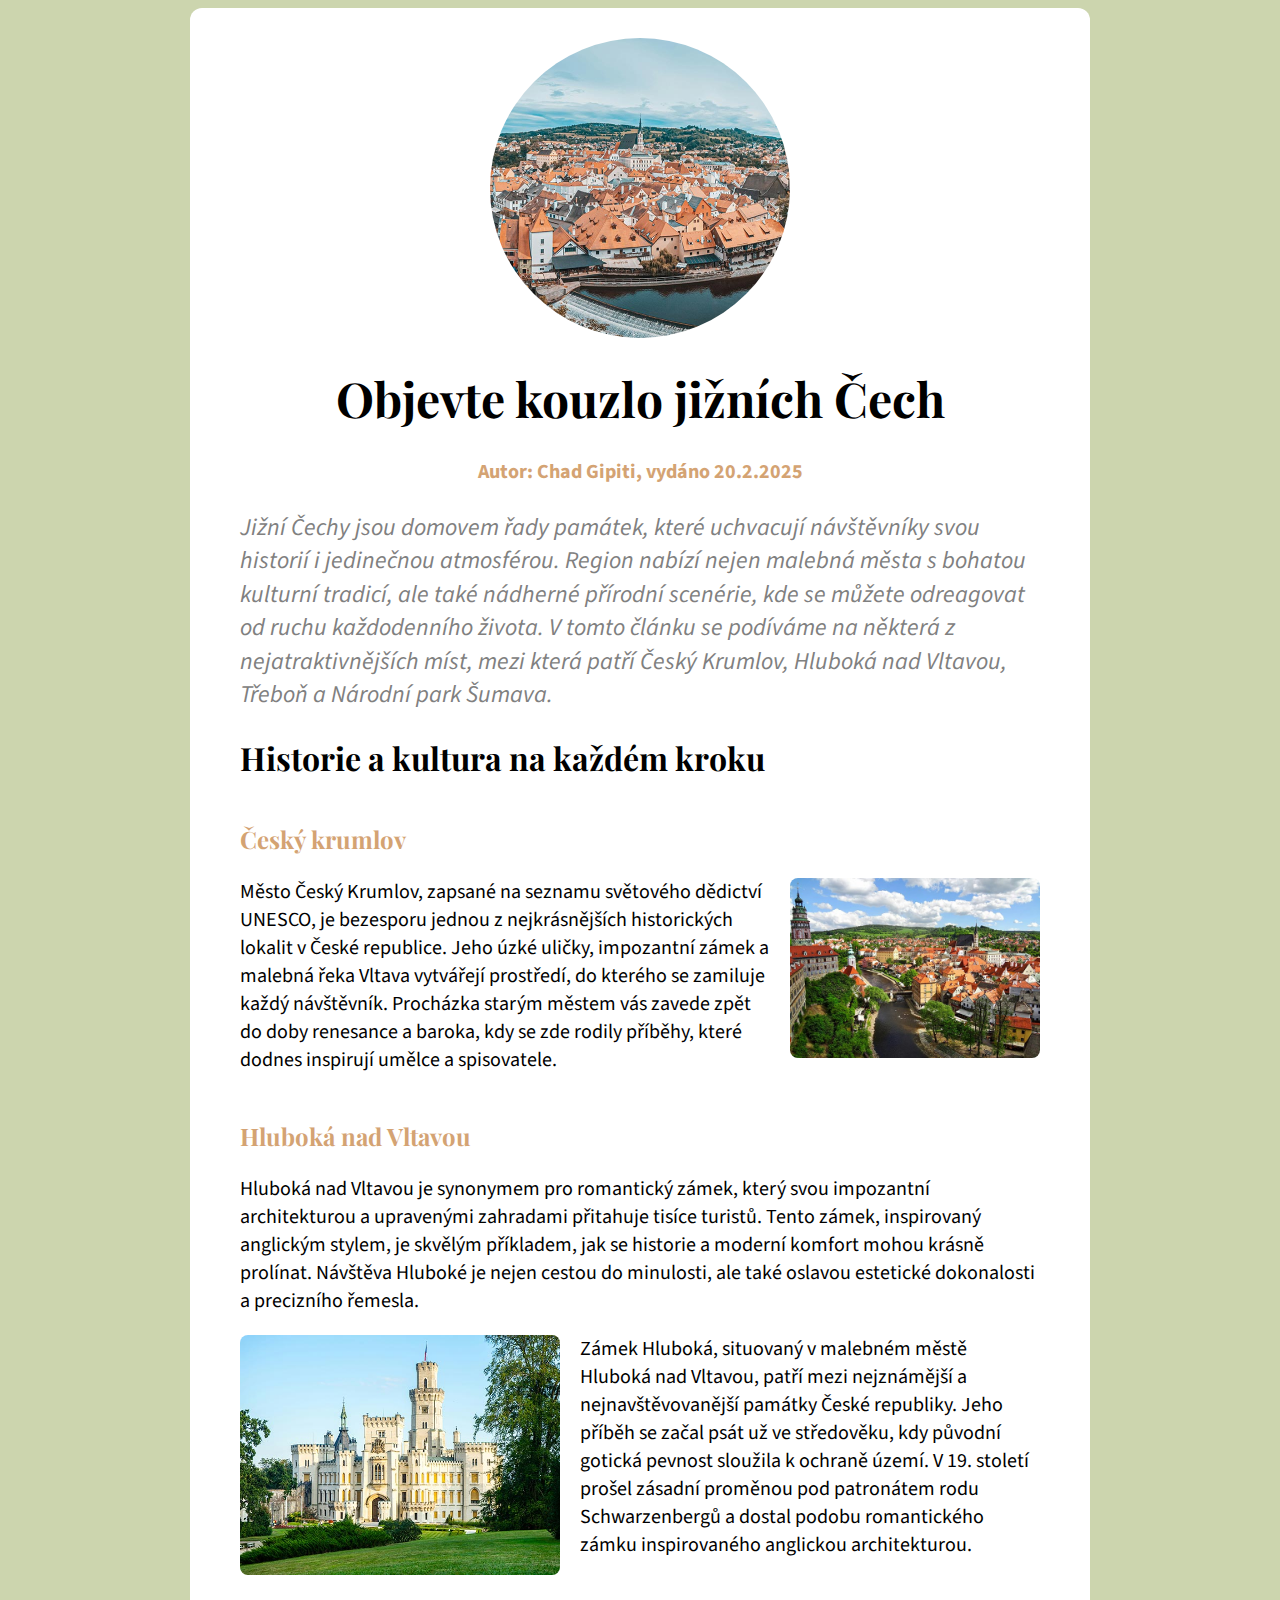
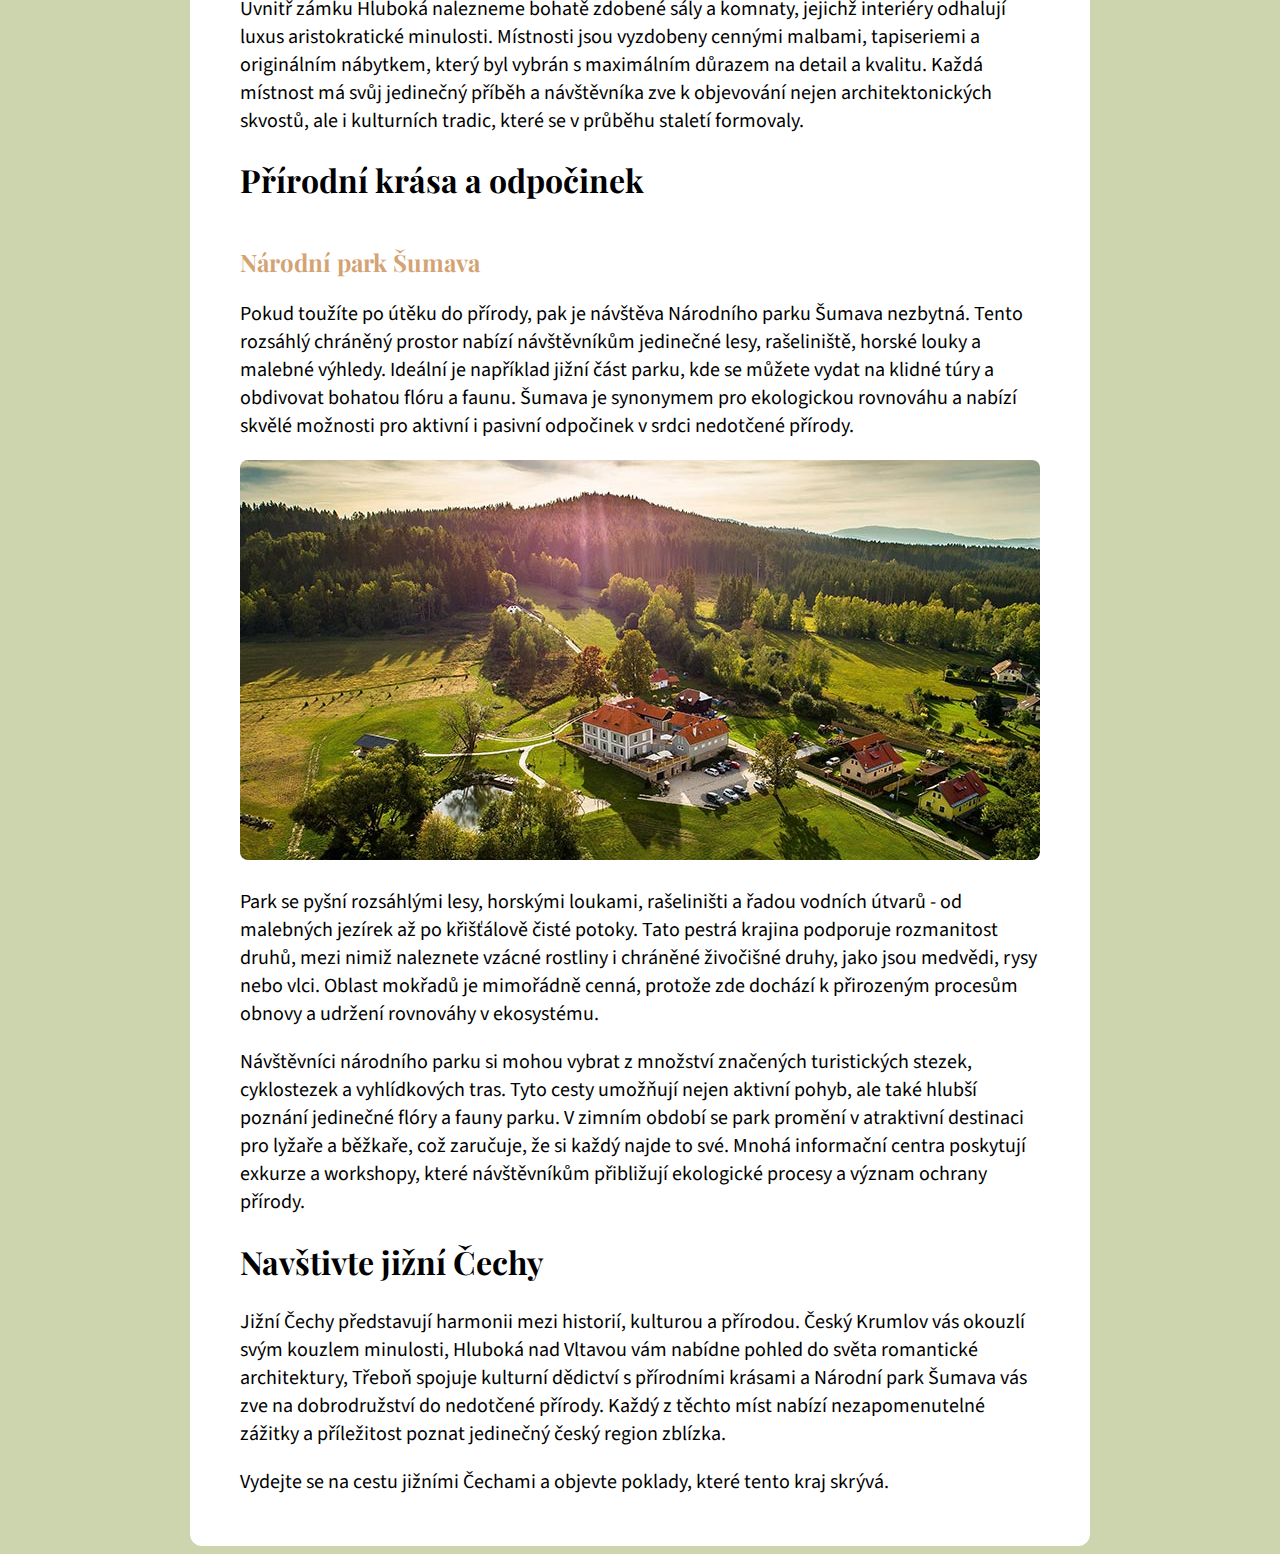
<file: index.html>
<!DOCTYPE html>
<html lang="cs">
<head>
  <meta charset="UTF-8">
  <meta name="viewport" content="width=device-width, initial-scale=1.0">
  <title>Objevte kouzlo jižních Čech</title>

  <link rel="stylesheet" href="style.css">
  <link rel="preconnect" href="https://fonts.googleapis.com">
  <link rel="preconnect" href="https://fonts.gstatic.com" crossorigin>
  <link href="https://fonts.googleapis.com/css2?family=Playfair+Display:ital,wght@0,400..900;1,400..900&family=Source+Sans+3:ital,wght@0,200..900;1,200..900&display=swap" rel="stylesheet">
</head>
<body>
  <article>

    <section class="uvod">
      <img class="uvod-foto" src="images/jizni-cechy.jpg" alt="Jižní Čechy">
      <h1>Objevte kouzlo jižních Čech</h1>

      <h4>Autor: Chad Gipiti, vydáno 20.2.2025</h4>

      <p>Jižní Čechy jsou domovem řady památek, které uchvacují návštěvníky svou historií i jedinečnou atmosférou. Region nabízí nejen malebná města s bohatou kulturní tradicí, ale také nádherné přírodní scenérie, kde se můžete odreagovat od ruchu každodenního života. V tomto článku se podíváme na některá z nejatraktivnějších míst, mezi která patří Český Krumlov, Hluboká nad Vltavou, Třeboň a Národní park Šumava.</p>
    </section>


    <section class="historie">
      <h2>Historie a kultura na každém kroku</h2>

      <h3 class="clear">Český krumlov</h3>
      
      <img class="krumlov-foto" src="images/cesky-krumlov.jpg" alt="Český Krumlov">
      
      <p>Město Český Krumlov, zapsané na seznamu světového dědictví UNESCO, je bezesporu jednou z nejkrásnějších historických lokalit v České republice. Jeho úzké uličky, impozantní zámek a malebná řeka Vltava vytvářejí prostředí, do kterého se zamiluje každý návštěvník. Procházka starým městem vás zavede zpět do doby renesance a baroka, kdy se zde rodily příběhy, které dodnes inspirují umělce a spisovatele.</p>

      <h3>Hluboká nad Vltavou</h3>

      <p>Hluboká nad Vltavou je synonymem pro romantický zámek, který svou impozantní architekturou a upravenými zahradami přitahuje tisíce turistů. Tento zámek, inspirovaný anglickým stylem, je skvělým příkladem, jak se historie a moderní komfort mohou krásně prolínat. Návštěva Hluboké je nejen cestou do minulosti, ale také oslavou estetické dokonalosti a precizního řemesla.</p>

      <img class="hluboka-foto" src="images/hluboka.jpg" alt="Hluboká nad Vltavou">
      <p>Zámek Hluboká, situovaný v malebném městě Hluboká nad Vltavou, patří mezi nejznámější a nejnavštěvovanější památky České republiky. Jeho příběh se začal psát už ve středověku, kdy původní gotická pevnost sloužila k ochraně území. V 19. století prošel zásadní proměnou pod patronátem rodu Schwarzenbergů a dostal podobu romantického zámku inspirovaného anglickou architekturou.</p>

      <p class="clear">Uvnitř zámku Hluboká nalezneme bohatě zdobené sály a komnaty, jejichž interiéry odhalují luxus aristokratické minulosti. Místnosti jsou vyzdobeny cennými malbami, tapiseriemi a originálním nábytkem, který byl vybrán s maximálním důrazem na detail a kvalitu. Každá místnost má svůj jedinečný příběh a návštěvníka zve k objevování nejen architektonických skvostů, ale i kulturních tradic, které se v průběhu staletí formovaly.</p>
    </section>

    <section class="nature">
      <h2>Přírodní krása a odpočinek</h2>
      <h3>Národní park Šumava</h3>

      <p>Pokud toužíte po útěku do přírody, pak je návštěva Národního parku Šumava nezbytná. Tento rozsáhlý chráněný prostor nabízí návštěvníkům jedinečné lesy, rašeliniště, horské louky a malebné výhledy. Ideální je například jižní část parku, kde se můžete vydat na klidné túry a obdivovat bohatou flóru a faunu. Šumava je synonymem pro ekologickou rovnováhu a nabízí skvělé možnosti pro aktivní i pasivní odpočinek v srdci nedotčené přírody.</p>

      <img class="sumava-foto" src="images/sumava.jpg" alt="Šumava">
      <p>Park se pyšní rozsáhlými lesy, horskými loukami, rašeliništi a řadou vodních útvarů - od malebných jezírek až po křišťálově čisté potoky. Tato pestrá krajina podporuje rozmanitost druhů, mezi nimiž naleznete vzácné rostliny i chráněné živočišné druhy, jako jsou medvědi, rysy nebo vlci. Oblast mokřadů je mimořádně cenná, protože zde dochází k přirozeným procesům obnovy a udržení rovnováhy v ekosystému.</p>

      <p class="clear">Návštěvníci národního parku si mohou vybrat z množství značených turistických stezek, cyklostezek a vyhlídkových tras. Tyto cesty umožňují nejen aktivní pohyb, ale také hlubší poznání jedinečné flóry a fauny parku. V zimním období se park promění v atraktivní destinaci pro lyžaře a běžkaře, což zaručuje, že si každý najde to své. Mnohá informační centra poskytují exkurze a workshopy, které návštěvníkům přibližují ekologické procesy a význam ochrany přírody.</p>
    </section>

    <section class="navsteva">
      <h2>Navštivte jižní Čechy</h2>

      <p>Jižní Čechy představují harmonii mezi historií, kulturou a přírodou. Český Krumlov vás okouzlí svým kouzlem minulosti, Hluboká nad Vltavou vám nabídne pohled do světa romantické architektury, Třeboň spojuje kulturní dědictví s přírodními krásami a Národní park Šumava vás zve na dobrodružství do nedotčené přírody. Každý z těchto míst nabízí nezapomenutelné zážitky a příležitost poznat jedinečný český region zblízka.</p>

      <p>Vydejte se na cestu jižními Čechami a objevte poklady, které tento kraj skrývá.</p>
    </section>
  </article>
</body>
</html>
</file>
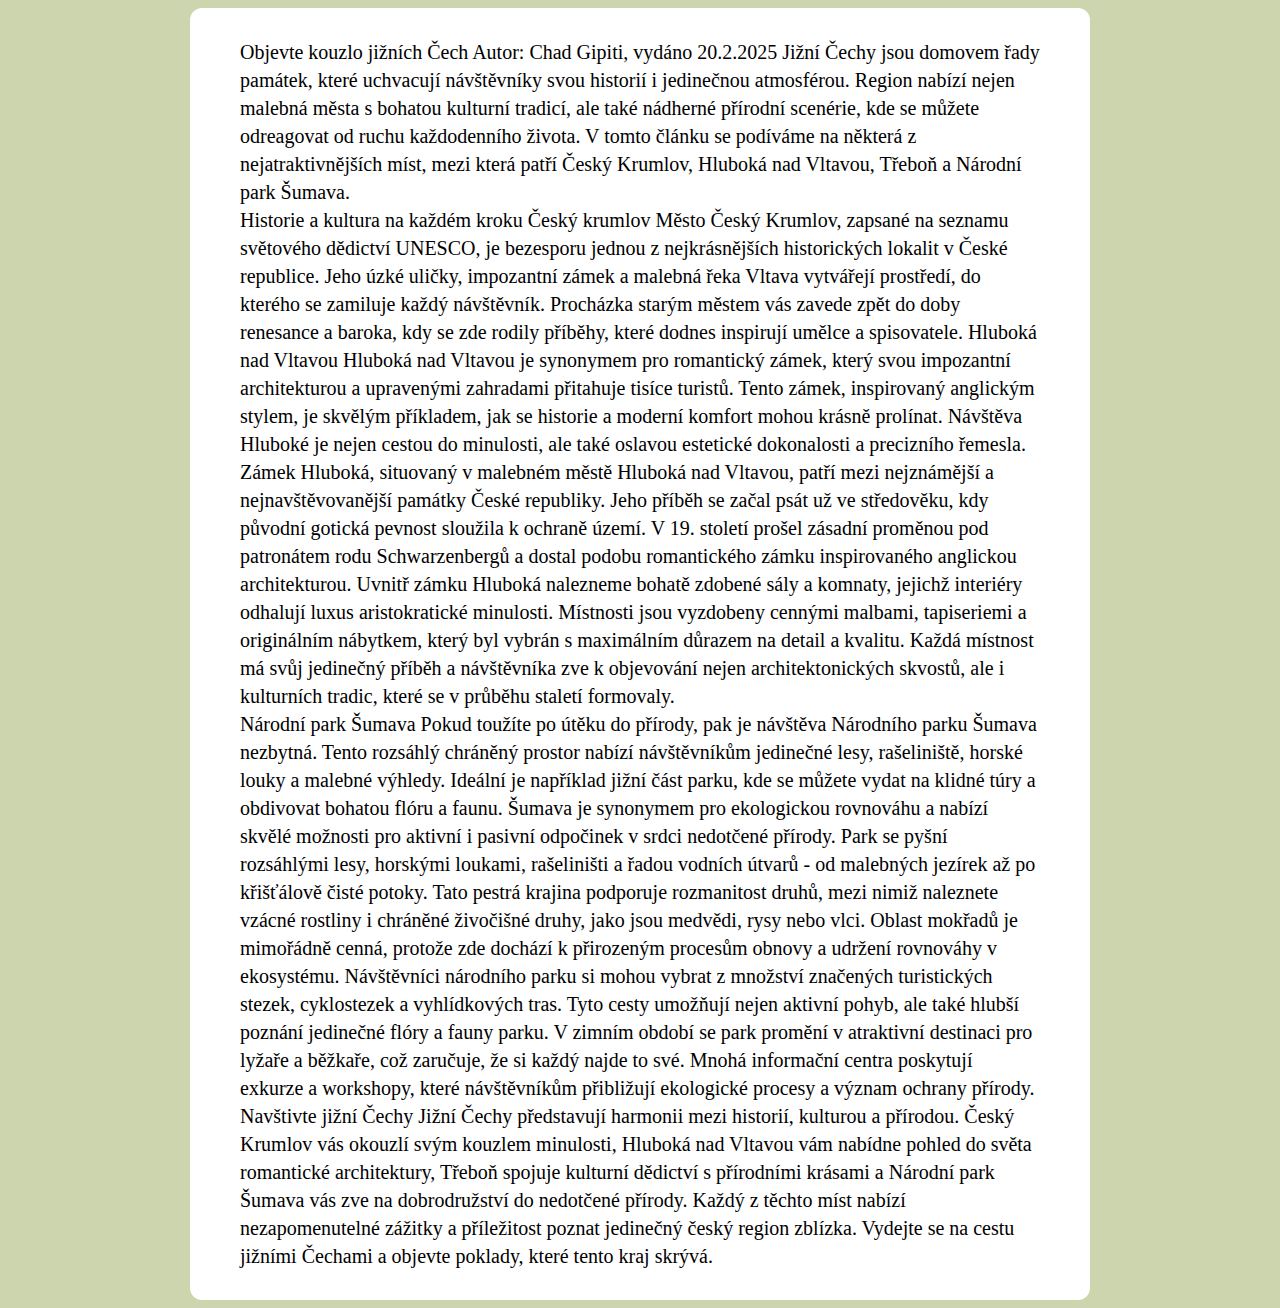
<file: index PUVODNI.html>
<!DOCTYPE html>
<html lang="cs">
<head>
  <meta charset="UTF-8">
  <meta name="viewport" content="width=device-width, initial-scale=1.0">
  <title>Objevte kouzlo jižních Čech</title>

  <link rel="stylesheet" href="style.css">
</head>
<body>

  <article>

    <section>
      Objevte kouzlo jižních Čech

      Autor: Chad Gipiti, vydáno 20.2.2025

      Jižní Čechy jsou domovem řady památek, které uchvacují návštěvníky svou historií i jedinečnou atmosférou. Region nabízí nejen malebná města s bohatou kulturní tradicí, ale také nádherné přírodní scenérie, kde se můžete odreagovat od ruchu každodenního života. V tomto článku se podíváme na některá z nejatraktivnějších míst, mezi která patří Český Krumlov, Hluboká nad Vltavou, Třeboň a Národní park Šumava.
    </section>


    <section>
      Historie a kultura na každém kroku

      Český krumlov

      Město Český Krumlov, zapsané na seznamu světového dědictví UNESCO, je bezesporu jednou z nejkrásnějších historických lokalit v České republice. Jeho úzké uličky, impozantní zámek a malebná řeka Vltava vytvářejí prostředí, do kterého se zamiluje každý návštěvník. Procházka starým městem vás zavede zpět do doby renesance a baroka, kdy se zde rodily příběhy, které dodnes inspirují umělce a spisovatele.

      Hluboká nad Vltavou

      Hluboká nad Vltavou je synonymem pro romantický zámek, který svou impozantní architekturou a upravenými zahradami přitahuje tisíce turistů. Tento zámek, inspirovaný anglickým stylem, je skvělým příkladem, jak se historie a moderní komfort mohou krásně prolínat. Návštěva Hluboké je nejen cestou do minulosti, ale také oslavou estetické dokonalosti a precizního řemesla.

      Zámek Hluboká, situovaný v malebném městě Hluboká nad Vltavou, patří mezi nejznámější a nejnavštěvovanější památky České republiky. Jeho příběh se začal psát už ve středověku, kdy původní gotická pevnost sloužila k ochraně území. V 19. století prošel zásadní proměnou pod patronátem rodu Schwarzenbergů a dostal podobu romantického zámku inspirovaného anglickou architekturou.

      Uvnitř zámku Hluboká nalezneme bohatě zdobené sály a komnaty, jejichž interiéry odhalují luxus aristokratické minulosti. Místnosti jsou vyzdobeny cennými malbami, tapiseriemi a originálním nábytkem, který byl vybrán s maximálním důrazem na detail a kvalitu. Každá místnost má svůj jedinečný příběh a návštěvníka zve k objevování nejen architektonických skvostů, ale i kulturních tradic, které se v průběhu staletí formovaly.
    </section>

    <section class="nature">
      Národní park Šumava

      Pokud toužíte po útěku do přírody, pak je návštěva Národního parku Šumava nezbytná. Tento rozsáhlý chráněný prostor nabízí návštěvníkům jedinečné lesy, rašeliniště, horské louky a malebné výhledy. Ideální je například jižní část parku, kde se můžete vydat na klidné túry a obdivovat bohatou flóru a faunu. Šumava je synonymem pro ekologickou rovnováhu a nabízí skvělé možnosti pro aktivní i pasivní odpočinek v srdci nedotčené přírody.

      Park se pyšní rozsáhlými lesy, horskými loukami, rašeliništi a řadou vodních útvarů - od malebných jezírek až po křišťálově čisté potoky. Tato pestrá krajina podporuje rozmanitost druhů, mezi nimiž naleznete vzácné rostliny i chráněné živočišné druhy, jako jsou medvědi, rysy nebo vlci. Oblast mokřadů je mimořádně cenná, protože zde dochází k přirozeným procesům obnovy a udržení rovnováhy v ekosystému.

      Návštěvníci národního parku si mohou vybrat z množství značených turistických stezek, cyklostezek a vyhlídkových tras. Tyto cesty umožňují nejen aktivní pohyb, ale také hlubší poznání jedinečné flóry a fauny parku. V zimním období se park promění v atraktivní destinaci pro lyžaře a běžkaře, což zaručuje, že si každý najde to své. Mnohá informační centra poskytují exkurze a workshopy, které návštěvníkům přibližují ekologické procesy a význam ochrany přírody.
    </section>

    <section>
      Navštivte jižní Čechy

      Jižní Čechy představují harmonii mezi historií, kulturou a přírodou. Český Krumlov vás okouzlí svým kouzlem minulosti, Hluboká nad Vltavou vám nabídne pohled do světa romantické architektury, Třeboň spojuje kulturní dědictví s přírodními krásami a Národní park Šumava vás zve na dobrodružství do nedotčené přírody. Každý z těchto míst nabízí nezapomenutelné zážitky a příležitost poznat jedinečný český region zblízka.

      Vydejte se na cestu jižními Čechami a objevte poklady, které tento kraj skrývá.
    </section>

  </article>

</body>
</html>
</file>
<file: style.css>
html { box-sizing: border-box; }
*, ::before, ::after { box-sizing: inherit; }
body {
    font-size: 20px;
    line-height: 1.4;
    background-color: #ccd5ae;
    font-family: "Source Sans 3", serif; 
    
}
h1 {
    font-size: 48px;
    text-align: center;
    font-family: "Playfair Display", serif;
    line-height: 1.2; 
}

h2 {
    font-size: 32px;
    font-family: "Playfair Display", serif;
    line-height: 1.2; 
}

h3 {
    font-size: 24px;
    color: #d4a373;
    font-family: "Playfair Display", serif;
    line-height: 1.2; 
    margin-top: 48px;
}

h4 {
    color: #d4a373;
    font-family: "Source Sans 3", serif;
    text-align: center;
    line-height: 1.2; 
}

article {
    background-color: white;
    width: 900px;
    margin: auto;
    padding: 30px 50px;
    border-radius: 12px;
}
.uvod p {
    font-size: 24px;
    color: #808080; 
    font-style: italic; 
}
.uvod-foto {
    width: 300px;
    height: 300px;
    display: block;
    margin-left: auto;
    margin-right: auto;
    border-radius: 50%;
}

.krumlov-foto {
    width: 250px;
    height: 180px;
    float: right;
    margin-left: 20px;
    margin-bottom: 20px;
    overflow: auto;
    border-radius: 8px;
}

.hluboka-foto {
    width: 320px;
    height: 240px;
    float: left;
    margin-right: 20px;
    margin-bottom: 20px;
    overflow: auto;
    border-radius: 8px;
}

.sumava-foto {
    border-radius: 8px;
    width: 100% auto;
}

.clear {
    clear: both;
}

/*
<weight>: Use a value from 400 to 900
<uniquifier>: Use a unique and descriptive class name
.playfair-display-<uniquifier> {
  font-family: "Playfair Display", serif;
  font-optical-sizing: auto;
  font-weight: <weight>;
  font-style: normal;
}

<weight>: Use a value from 200 to 900
<uniquifier>: Use a unique and descriptive class name
.source-sans-3-<uniquifier> {
  font-family: "Source Sans 3", serif;
  font-optical-sizing: auto;
  font-weight: <weight>;
  font-style: normal;
}
*/
</file>
